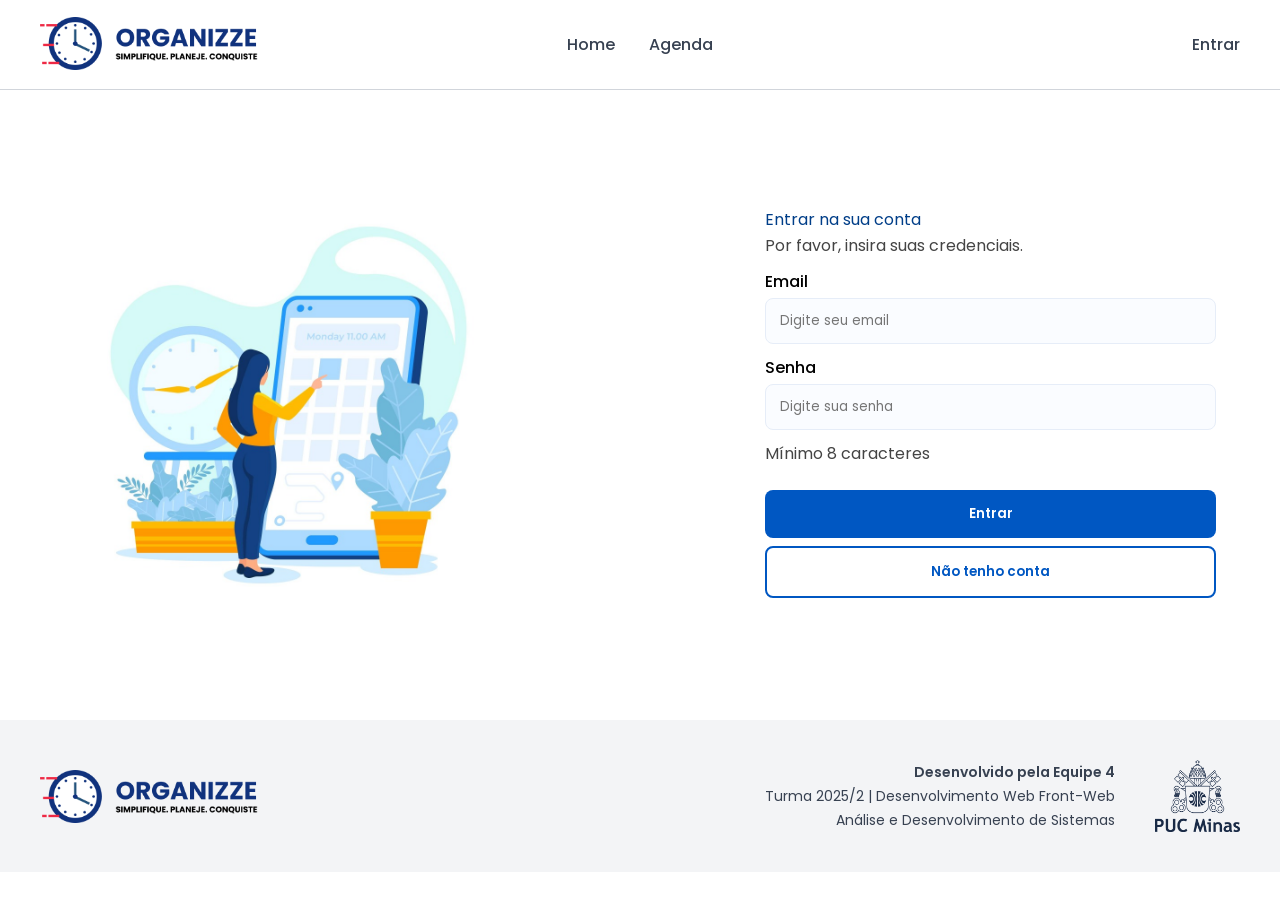
<file: codigo-fonte/pages/index.html>
<!DOCTYPE html>
<html lang="pt-BR">

<head>
  <meta charset="UTF-8">
  <meta name="viewport" content="width=device-width, initial-scale=1.0">
  <title>Organizee</title>
  <link rel="stylesheet" href="../styles/home.css">
  <link rel="stylesheet" href="https://fonts.googleapis.com/css2?family=Material+Symbols+Rounded" />
</head>

<body>

  <header-custom></header-custom>

  <div class="home ">
    <div class="frame ">

      <div class="espaçamento1 ">
        <div class="visualizaçao">visualização do calendário</div>
        <div class="subtitulo">Aqui você pode visualizar todos os eventos do mês selecionado</div>
        <div class="buttun">
          <div class="visualizarevent" onclick="window.location.href = './agenda.html'">
            <p class="fontevisualizar">Visualizar Eventos</p>
          </div>
          <div class="adicionarevent">
            <p class="fonteadicionareve">Adicionar Eventos</p>
          </div>
        </div>
      </div>

      <div class="list">
        <div class="max-container" style="display: flex; align-items: center; gap: 60px;">
          <div class="container">
            <p class="eventhoje" id="eventos-hoje">Eventos de Hoje (17/09)</p>
            <p class="lievent">Lista dos eventos agendados para o dia</p>
          </div>
          <div class="list2">

          </div>
        </div>
      </div>

      <div class="list3 " style="display: flex; justify-content: center;">
        <div class="max-container" style="display: flex; flex-direction: column; align-items: center; gap: 60px;">
          <div class="container2">
            <p class="timeradc">Timers adicionados</p>
            <p class="eventadc">Lista dos eventos agendados para o dia.</p>
          </div>
          <div class="ro" id="lista-timers">
          </div>
        </div>
      </div>

    </div>
  </div>
  <footer-custom></footer-custom>


  <script type="module" src="../js/index.js"></script>
  <script type="module" src="./index.js"></script>

</body>


</html>
</file>
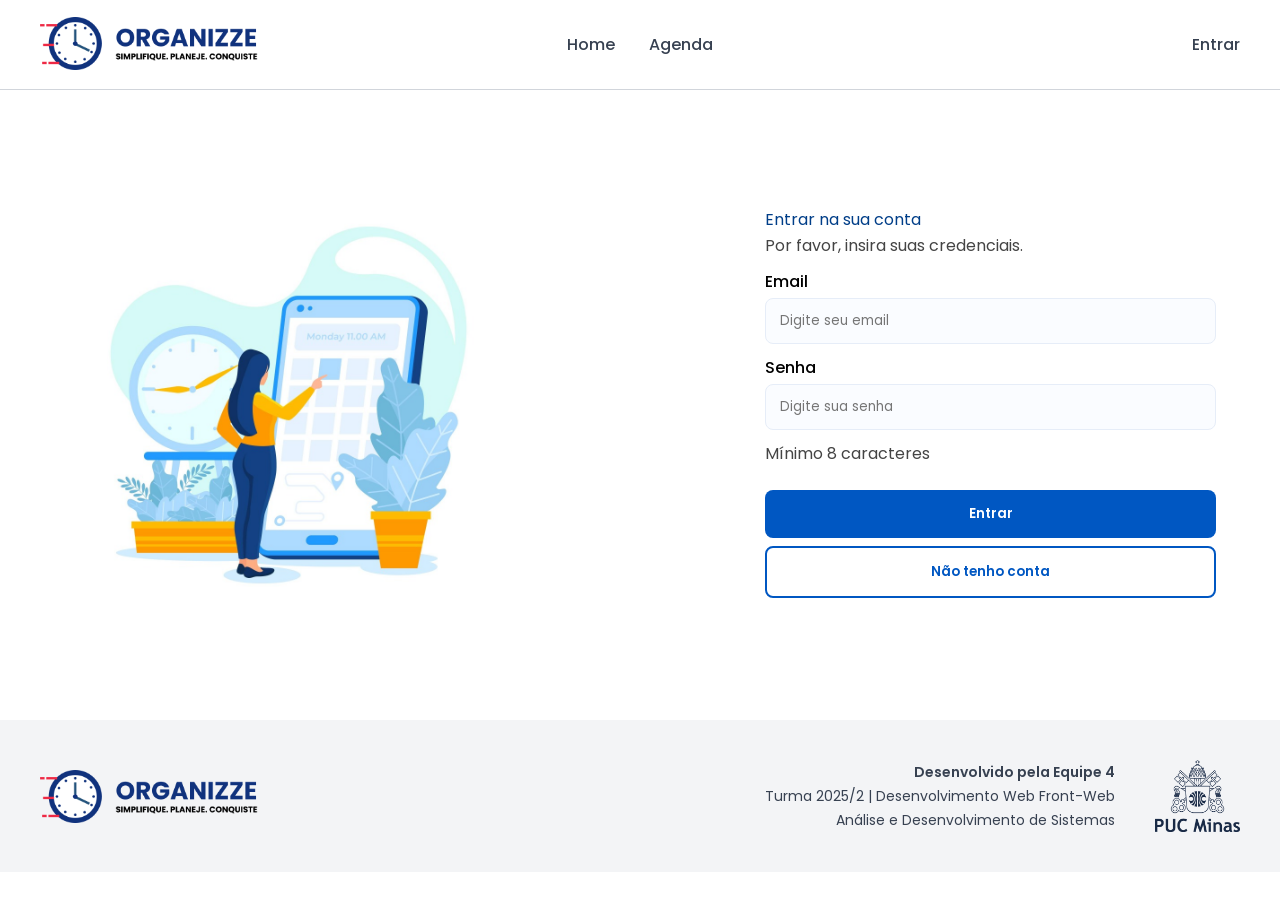
<file: codigo-fonte/pages/agenda.html>
<!DOCTYPE html>
<html lang="pt-BR">

<head>
  <meta charset="UTF-8" />
  <meta name="viewport" content="width=device-width, initial-scale=1.0" />
  <title>Calendário</title>
  <link rel="stylesheet" href="../styles/agenda.css">
</head>

<body>
  <header-custom></header-custom>

  <div style="display: flex; justify-content: center;">
    <div style="display: flex;" class="max-container">
      <div class="container-timers">

        <div style="display: flex; justify-content: space-between; align-items: center;">
          <p style="font-weight: 600;">Timers</p>
          <span
            style="font-weight: 600; font-size: 18px; border-radius: 100%; background-color: var(--blue--600); width: 20px; height: 20px; display: flex; justify-content: center; align-items: center; color: white; cursor: pointer;"
            class="abrirModalAdicionarTimer">
            +
          </span>
        </div>

        <div id="list-timers">

        </div>
      </div>
      <calendario-custom></calendario-custom>
    </div>
  </div>

  <footer-custom></footer-custom>

  <script type="module" src="../js/index.js"></script>

  <script type="module">
    import { abrirModalAdicionarTimer } from "../components/modal/js/modalAdicionarTimer.js";
    import { appStore } from "../js/store/app-store.js";
    import { TIMERS_STATE_UPDATED } from "../js/store/types/timers.types.js";



    document
      .querySelector(".abrirModalAdicionarTimer")
      .addEventListener("click", () => {
        abrirModalAdicionarTimer();
      });

    const renderTimers = (timers) => {
      const listTimers = document.getElementById("list-timers");

      listTimers.innerHTML = "";

      timers.map((timer) => {
        return listTimers.insertAdjacentHTML(
          "beforeend",
          `<timer-custom idTimer="${timer.id}"></timer-custom>`
        );
      });
    };

    appStore.subscribe(TIMERS_STATE_UPDATED, (_event, state) => {
      renderTimers(state.timers);
    });

    appStore.subscribe("STATE_RESTORED", (_event, state) => {
      if (!state.auth) {
        window.location.href = "./login.html";
        return;
      }

      renderTimers(state.timers);
    });
  </script>
</body>

</html>
</file>
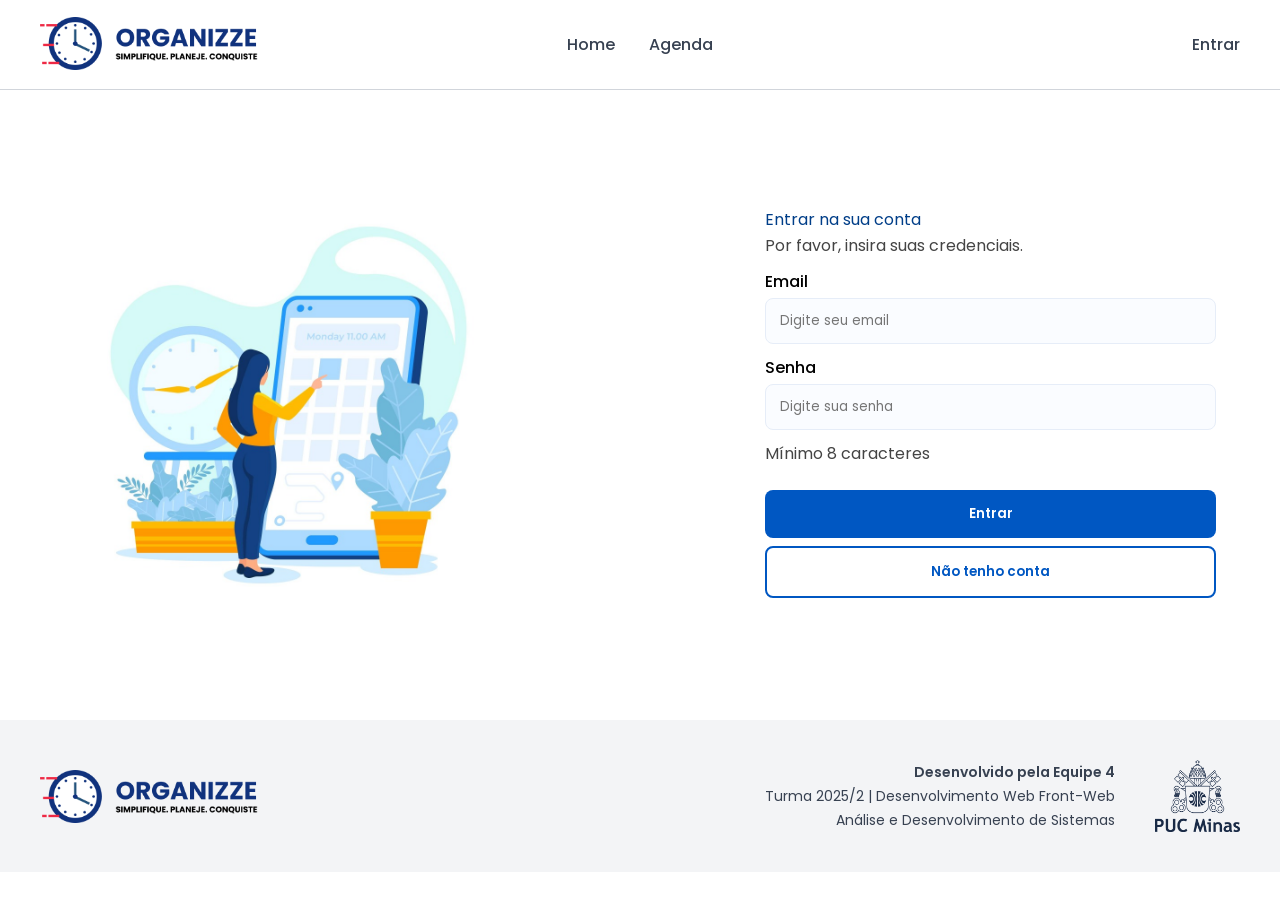
<file: codigo-fonte/pages/login.html>
<!DOCTYPE html>
<html lang="pt-BR">

<head>
  <meta charset="UTF-8">
  <meta name="viewport" content="width=device-width, initial-scale=1.0">
  <title>Organizze - Login</title>
  <link rel="stylesheet" href="../styles/login.css">
</head>

<body>

  <header-custom></header-custom>

  <main class="login-container">
    <section class="login-image">
      <img src="../assets/img/ilustracao.jpeg" alt="Ilustração de login">
    </section>

    <section class="login-form">
      <h2>Entrar na sua conta</h2>
      <p>Por favor, insira suas credenciais.</p>


      <form id="formLogin">
        <label for="email">Email</label>
        <input id="email" type="email" placeholder="Digite seu email">

        <label for="senha">Senha</label>
        <input id="senha" type="password" placeholder="Digite sua senha">

        <p class="senha-info">Mínimo 8 caracteres</p>

        <button type="submit" class="btn-login">Entrar</button>
        <button type="button" id="btnConta" class="btn-register" onclick="window.location.href='./registrar.html'">Não
          tenho conta</button>
      </form>
    </section>
  </main>

  <footer-custom> </footer-custom>

  <script type="module" src="../js/index.js"></script>
  <script type="module" src="./login.js"></script>

</body>

</html>
</file>
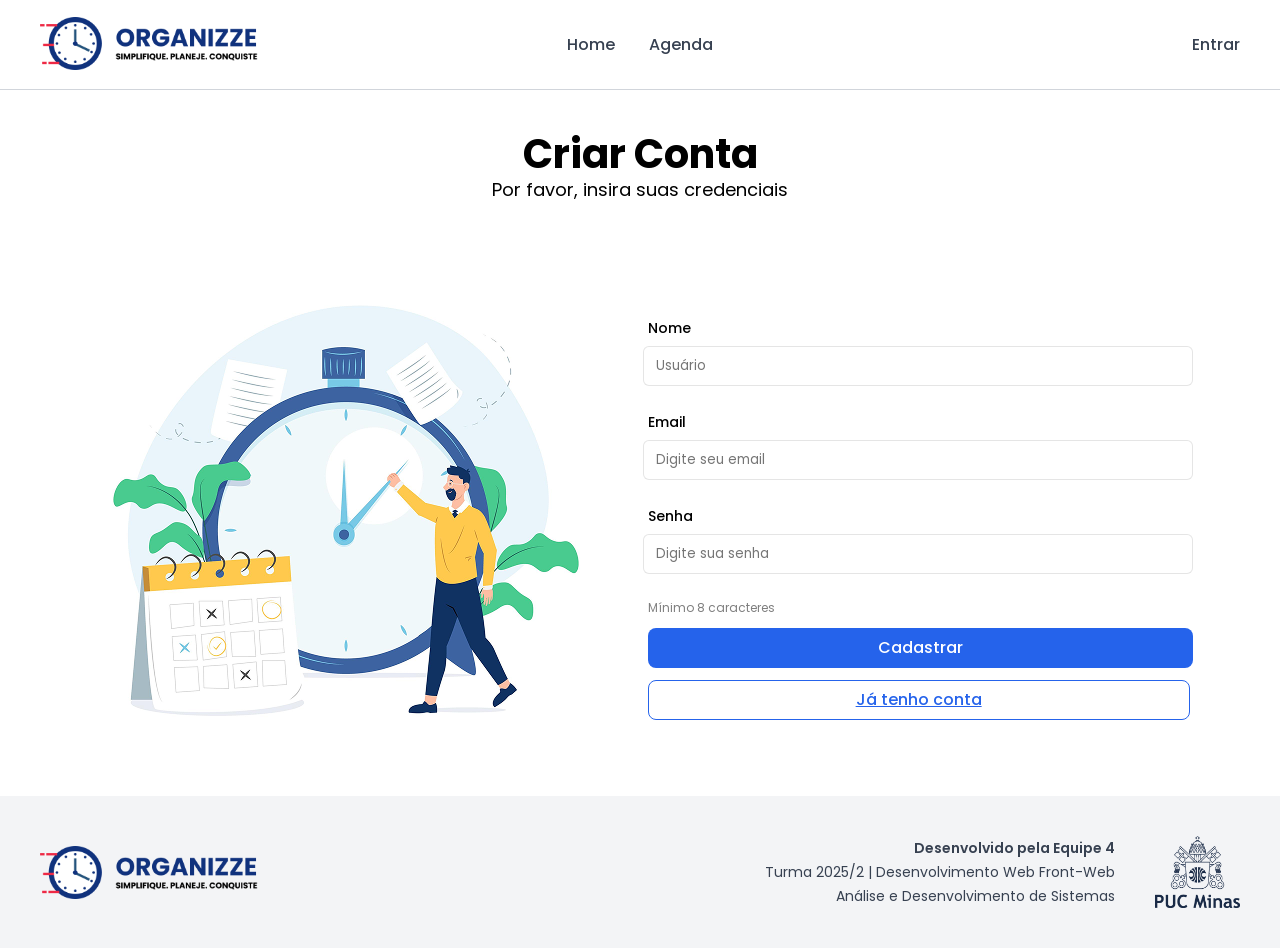
<file: codigo-fonte/pages/registrar.html>
<!DOCTYPE html>
<html lang="en">

<head>
    <meta charset="UTF-8">
    <meta name="viewport" content="width=device-width, initial-scale=1.0">
    <link rel="stylesheet" href="../styles/register.css">
    <title>TelaCadastro</title>

</head>

<body>
    <header-custom></header-custom>

    <div style="padding: 40px 0px;">
        <h2 class="title">Criar Conta
        </h2>
        <h3 class="title">Por favor, insira suas credenciais
        </h3>
    </div>

    <div style="display: flex; justify-content: center;">
        <div class="container2 max-container">
            <div class="lateral-image">
                <img src="../assets/img/organizze.png" alt="">
            </div>

            <form id="form" action="">
                <label for="usuario">Nome</label>
                <div class="input">
                    <input id="usuario" name="usuario" placeholder="Usuário" type="text">
                </div>
                <label for="email">Email</label>
                <div class="input">
                    <input id="email" name="email" placeholder="Digite seu email" type="text">
                </div>
                <label for="senha">Senha</label>
                <div class="input">
                    <input id="senha" name="senha" placeholder="Digite sua senha" type="password">
                </div>
                <h4 class="text"> Mínimo 8 caracteres

                </h4>
                <div id="btn">
                    <button type="submit" onclick="sucesso()">Cadastrar</button>

                </div>
                <a class="ja-tenho-conta-button" href="./login.html">Já tenho conta</a>
            </form>
        </div>
    </div>

    <footer-custom></footer-custom>


    <script type="module" src="../js/index.js"></script>
    <script type="module" src="./registrar.js"></script>
</body>

</html>
</file>
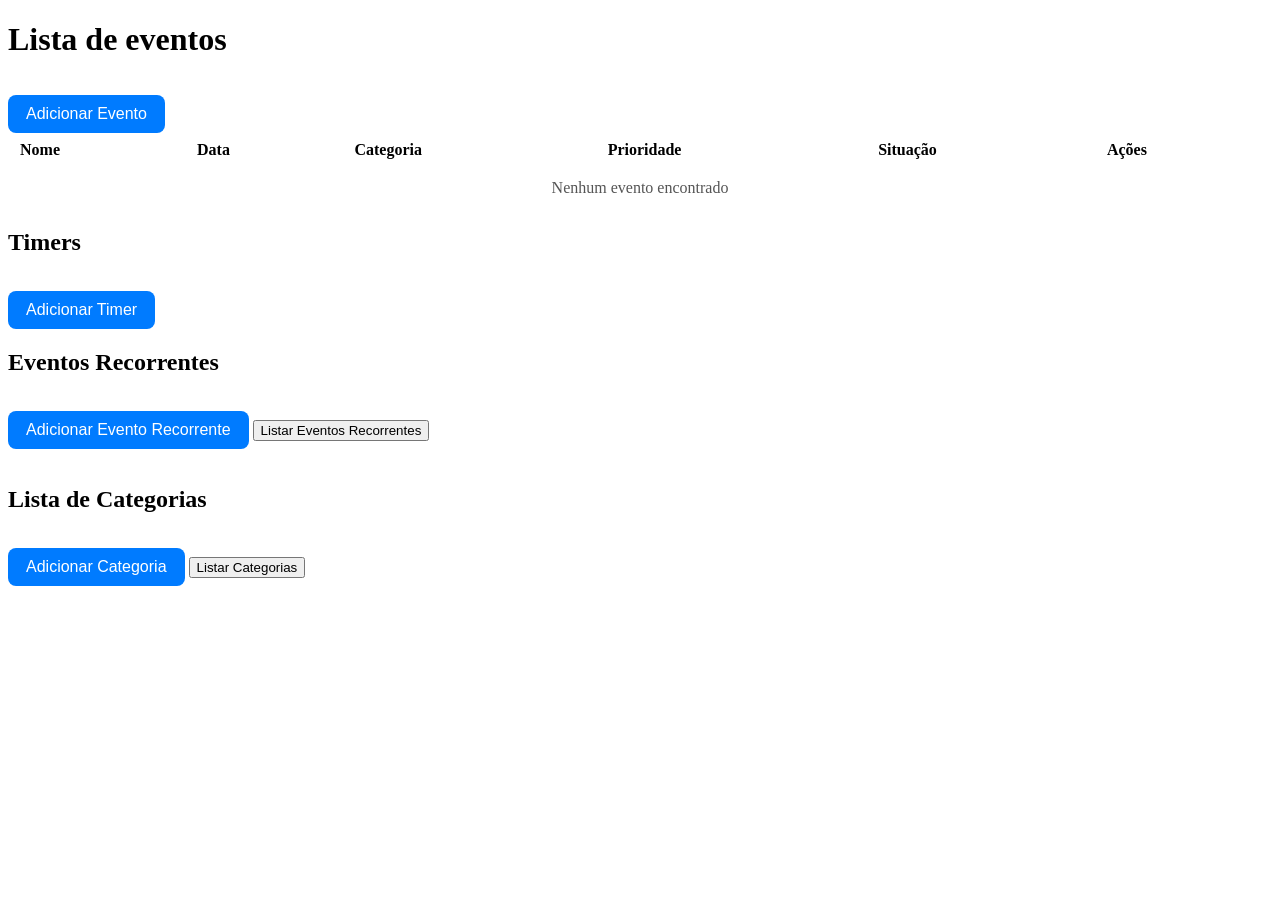
<file: codigo-fonte/components/modal/js/teste.html>
<!DOCTYPE html>
<html lang="pt-br">
<head>
    <meta charset="UTF-8">
    <meta name="viewport" content="width=device-width, initial-scale=1.0">
    <title>Document</title>
    <link rel="stylesheet" href="../css/modal.css">
</head>
<body>
    
    <h1>Lista de eventos</h1>
    <button id="abrirModalAdicionar">Adicionar Evento</button>
    <div id="listaEventos">
        <table>
            <thead>
            <tr>
                <th>Nome</th>
                <th>Data</th>
                <th>Categoria</th>
                <th>Prioridade</th>
                <th>Situação</th>
                <th>Ações</th>
            </tr>
            </thead>
            <tbody id="corpoTabela">
            
            </tbody>
        </table>
    </div>

    
    <h2>Timers</h2>
    <button id="abrirModalAdicionarTimer">Adicionar Timer</button>
    <div id="corpoTabelaTimers"></div>

    <h2>Eventos Recorrentes</h2>
    <button id="abrirModalAddEventoRecorrente">Adicionar Evento Recorrente</button>
    <button id="abrirModalListarEventoRecorrente">Listar Eventos Recorrentes</button>
    <br><br>

    <h2>Lista de Categorias</h2>
    <button id="abrirModalAdicionarCategoria">Adicionar Categoria</button>
    <button id="abrirModalListarCategorias">Listar Categorias</button>
    <div id="corpoTabelaCategoria"></div>



    
    
    

    <script type="module" src="main.js" defer></script>


</body>
</html>
</file>
<file: codigo-fonte/styles/home.css>
@import url("index.css");
@import url("header.css");
@import url("footer.css");
@import "../components/modal/css/modal.css";
@import "./timer.css";

* {
  margin: 0;
  padding: 0;
  box-sizing: border-box;
}
.home {
  display: flex;
  width: 100%;
  flex-direction: column;
  align-items: center;
}
.frame {
  display: flex;
  flex-direction: column;
  align-items: flex-start;
  align-self: stretch;
}

.espaçamento1 {
  display: flex;
  flex-direction: column;
  padding: 60px;
  justify-content: center;
  align-items: center;
  gap: 60px;
  align-self: stretch;
}
.visualizaçao {
  color: #000;
  text-align: center;
  font-family: Poppins;
  font-size: 40px;
  font-style: normal;
  font-weight: 700;
  line-height: 48px; /* 120% */
}
.subtitulo {
  color: #000;
  text-align: center;
  font-family: Poppins;
  font-size: 18px;
  font-style: normal;
  font-weight: 400;
  line-height: 24px; /* 133.333% */
}
.buttun {
  display: flex;
  align-items: flex-start;
  gap: 12px;
}
.visualizarevent {
  display: flex;
  width: 240px;
  padding: 12px;
  flex-direction: column;
  justify-content: center;
  align-items: center;
  border-radius: 8px;
  border: 1px solid var(--blue-600, #2563eb);
}
.fontevisualizar {
  color: var(--blue-600, #2563eb);
  font-family: Roboto;
  font-size: 16px;
  font-style: normal;
  font-weight: 500;
  line-height: 24px; /* 150% */
}
.adicionarevent {
  display: flex;
  width: 240px;
  padding: 12px;
  flex-direction: column;
  justify-content: center;
  align-items: center;
  border-radius: 8px;
  background: var(--blue-600, #2563eb);
}
.fonteadicionareve {
  color: #fff;
  font-family: Roboto;
  font-size: 16px;
  font-style: normal;
  font-weight: 500;
  line-height: 24px; /* 150% */
}

.list {
  display: flex;
  flex-direction: row;
  padding: 60px;
  justify-content: center;
  align-items: center;
  gap: 60px;
  align-self: stretch;
  background: var(--gray-100, #f3f4f6);
  width: 100%;
}
.container {
  display: flex;
  flex-direction: column;
  align-items: flex-start;
  gap: 24px;
  flex: 1 0 0;
}
.eventhoje {
  align-self: stretch;
  color: #000;
  font-family: Poppins;
  font-size: 40px;
  font-style: normal;
  font-weight: 700;
  line-height: 48px; /* 120% */
}
.lievent {
  align-self: stretch;
  color: #000;
  font-family: Poppins;
  font-size: 18px;
  font-style: normal;
  font-weight: 400;
  line-height: 24px; /* 133.333% */
}
.list2 {
  display: grid;
  grid-template-columns: 1fr 1fr;
  gap: 40px;
  flex: 1 0 0;
}
.itemR1 {
  display: flex;
  padding: 12px 0;
  flex-direction: column;
  justify-content: center;
  align-items: center;
  gap: 20px;
  flex: 1 0 0;
}
.frame1 {
  display: flex;
  width: 100px;
  height: 100px;
  justify-content: center;
  align-items: center;
  aspect-ratio: 1/1;
  border-radius: 50px;
  background: rgba(0, 0, 0, 0.05);
}
.icon1 {
  display: flex;
  width: 100px;
  flex-direction: column;
  justify-content: center;
  flex-shrink: 0;
  align-self: stretch;
  aspect-ratio: 1/1;
  overflow: hidden;
  color: #000;
  text-align: center;
  text-overflow: ellipsis;
  white-space: nowrap;
  font-family: Poppins;
  font-size: 62.5px;
  font-style: normal;
  font-weight: 400;
  line-height: 100px; /* 160% */
}
.festa {
  align-self: stretch;
  color: #000;
  text-align: center;
  font-family: Poppins;
  font-size: 20px;
  font-style: normal;
  font-weight: 400;
  line-height: 28px; /* 140% */
}
.quinze {
  align-self: stretch;
  color: #000;
  text-align: center;
  font-family: Poppins;
  font-size: 28px;
  font-style: normal;
  font-weight: 500;
  line-height: 36px; /* 128.571% */
}
.itemR2 {
  display: flex;
  padding: 12px 0;
  flex-direction: column;
  justify-content: center;
  align-items: center;
  gap: 20px;
  flex: 1 0 0;
}
.frame2 {
  display: flex;
  width: 100px;
  height: 100px;
  justify-content: center;
  align-items: center;
  aspect-ratio: 1/1;
  border-radius: 50px;
  background: rgba(0, 0, 0, 0.05);
}
.icon2 {
  display: flex;
  width: 100px;
  flex-direction: column;
  justify-content: center;
  flex-shrink: 0;
  align-self: stretch;
  aspect-ratio: 1/1;
  overflow: hidden;
  color: #000;
  text-align: center;
  text-overflow: ellipsis;
  white-space: nowrap;
  font-family: Poppins;
  font-size: 62.5px;
  font-style: normal;
  font-weight: 400;
  line-height: 100px; /* 160% */
}
.reuniaopro {
  align-self: stretch;
  color: #000;
  text-align: center;
  font-family: Poppins;
  font-size: 20px;
  font-style: normal;
  font-weight: 400;
  line-height: 28px; /* 140% */
}
.dez {
  align-self: stretch;
  color: #000;
  text-align: center;
  font-family: Poppins;
  font-size: 28px;
  font-style: normal;
  font-weight: 500;
  line-height: 36px; /* 128.571% */
}
.itemR3 {
  display: flex;
  padding: 12px 0;
  flex-direction: column;
  justify-content: center;
  align-items: center;
  gap: 20px;
  flex: 1 0 0;
}
.frame3 {
  display: flex;
  width: 100px;
  height: 100px;
  justify-content: center;
  align-items: center;
  aspect-ratio: 1/1;
  border-radius: 50px;
  background: rgba(0, 0, 0, 0.05);
}
.icon3 {
  display: flex;
  width: 100px;
  flex-direction: column;
  justify-content: center;
  flex-shrink: 0;
  align-self: stretch;
  aspect-ratio: 1/1;
  overflow: hidden;
  color: #000;
  text-align: center;
  text-overflow: ellipsis;
  white-space: nowrap;
  font-family: Poppins;
  font-size: 62.5px;
  font-style: normal;
  font-weight: 400;
  line-height: 100px; /* 160% */
}
.webinar {
  align-self: stretch;
  color: #000;
  text-align: center;
  font-family: Poppins;
  font-size: 20px;
  font-style: normal;
  font-weight: 400;
  line-height: 28px; /* 140% */
}
.catorze {
  align-self: stretch;
  color: #000;
  text-align: center;
  font-family: Poppins;
  font-size: 28px;
  font-style: normal;
  font-weight: 500;
  line-height: 36px; /* 128.571% */
}
.row,
.row2 {
  display: unset;
}
.item4 {
  display: flex;
  padding: 12px 0;
  flex-direction: column;
  justify-content: center;
  align-items: center;
  gap: 20px;
  flex: 1 0 0;
}
.frame4 {
  display: flex;
  width: 100px;
  height: 100px;
  justify-content: center;
  align-items: center;
  aspect-ratio: 1/1;
  border-radius: 50px;
  background: rgba(0, 0, 0, 0.05);
}
.icon4 {
  display: flex;
  width: 100px;
  flex-direction: column;
  justify-content: center;
  flex-shrink: 0;
  align-self: stretch;
  aspect-ratio: 1/1;
  overflow: hidden;
  color: #000;
  text-align: center;
  text-overflow: ellipsis;
  white-space: nowrap;
  font-family: Poppins;
  font-size: 62.5px;
  font-style: normal;
  font-weight: 400;
  line-height: 100px; /* 160% */
}
.manutençao {
  align-self: stretch;
  color: #000;
  text-align: center;
  font-family: Poppins;
  font-size: 20px;
  font-style: normal;
  font-weight: 400;
  line-height: 28px; /* 140% */
}
.nove {
  align-self: stretch;
  color: #000;
  text-align: center;
  font-family: Poppins;
  font-size: 28px;
  font-style: normal;
  font-weight: 500;
  line-height: 36px; /* 128.571% */
}
.list3 {
  display: flex;
  padding: 80px 60px;
  flex-direction: column;
  justify-content: center;
  align-items: center;
  gap: 60px;
  align-self: stretch;
}
.container2 {
  display: flex;
  flex-direction: column;
  justify-content: center;
  align-items: center;
  gap: 10px;
}
.timeradc {
  align-self: stretch;
  color: #000;
  font-family: Poppins;
  font-size: 40px;
  font-style: normal;
  font-weight: 700;
  line-height: 48px; /* 120% */
}
.eventadc {
  align-self: stretch;
  color: #000;
  text-align: center;
  font-family: Poppins;
  font-size: 18px;
  font-style: normal;
  font-weight: 400;
  line-height: 24px; /* 133.333% */
}
.ro {
  display: grid;
  right: 191.5px;
  row-gap: 20px;
  column-gap: 20px;
  align-self: stretch;
  grid-template-rows: repeat(1, minmax(0, 1fr));
  grid-template-columns: repeat(5, minmax(0, 1fr));
}
.itemro {
  display: flex;
  padding: 12px 0;
  flex-direction: column;
  justify-content: center;
  align-items: center;
  gap: 20px;
  flex: 1 0 0;
  align-self: stretch;
  grid-row: 1 / span 1;
  grid-column: 1 / span 1;
}
.framero {
  display: flex;
  width: 100px;
  height: 100px;
  justify-content: center;
  align-items: center;
  aspect-ratio: 1/1;
  border-radius: 50px;
  background: var(--blue-100, #dbeafe);
}
.soma {
  display: flex;
  width: 100px;
  flex-direction: column;
  justify-content: center;
  flex-shrink: 0;
  align-self: stretch;
  aspect-ratio: 1/1;
  overflow: hidden;
  color: var(--gray-600, #4b5563);
  text-align: center;
  text-overflow: ellipsis;
  white-space: nowrap;
  font-family: Poppins;
  font-size: 62.5px;
  font-style: normal;
  font-weight: 400;
  line-height: 100px; /* 160% */
}
.adicionartime {
  align-self: stretch;
  color: var(--gray-600, #4b5563);
  text-align: center;
  font-family: Poppins;
  font-size: 28px;
  font-style: normal;
  font-weight: 500;
  line-height: 36px; /* 128.571% */
}
.visualizarevent,
.adicionarevent {
  cursor: pointer;
  transition: transform 0.2s ease, background 0.2s ease;
}
/* Clique (encolhe levemente) */
.visualizarevent:active,
.adicionarevent:active {
  transform: scale(0.92);
}
.material-symbols-rounded {
  font-variation-settings: "FILL" 1, "wght" 500, "GRAD" 0, "opsz" 48;
  font-size: 30px;
  line-height: 1;
  display: flex;
  align-items: center;
  justify-content: center;
}
</file>
<file: codigo-fonte/styles/agenda.css>
@import "./index.css";
@import "./header.css";
@import "./footer.css";
@import "../components/modal/css/modal.css";
@import "./timer.css";

.container-timers {
  display: flex;
  flex-direction: column;
  min-width: 250px;
  width: 250px;
  padding: 20px;
  gap: 20px;
}

calendario-custom {
  display: flex;
  width: 100%;
  flex-direction: column;
}

#dias-semana-calendario {
  display: grid;
  grid-template-columns: repeat(7, 1fr);
}

#view-calendario {
  display: grid;
  grid-template-columns: repeat(7, 1fr);
  border-left: 1px solid var(--gray--200);
  border-top: 1px solid var(--gray--200);
}

#dias-semana-calendario p {
  padding: 10px;
  text-align: center;
  background-color: var(--gray--200);
  margin: 0;
  font-size: 12px;
  font-weight: 500;
}

.calendario-dia-mes-anterior {
  border-right: 1px solid var(--gray--200);
  border-bottom: 1px solid var(--gray--200);
  background-color: var(--gray--100);
  padding: 10px;
  min-height: 80px;
}

calendario-dia-custom {
  border-right: 1px solid var(--gray--200);
  border-bottom: 1px solid var(--gray--200);
  display: flex;
  flex-direction: column;
  justify-content: space-between;
  padding: 10px;
  gap: 20px;
  min-height: 120px;
}

.calendario-btn-add-evento-dia {
  border: none;
  display: flex;
  width: fit-content;
  background: transparent;
  cursor: pointer;
  padding: 0;
  font-size: 14px;
}

calendario-evento-custom > div {
  display: flex;
  justify-content: space-between;
  align-items: center;
}

calendario-evento-custom:hover {
  cursor: pointer;
  text-decoration: underline;
}

.btn-next-month,
.btn-previus-month {
  cursor: pointer;
  font-size: 20px;
}

#list-timers {
  display: flex;
  flex-direction: column;
  gap: 20px;
  max-height: 400px;
}
</file>
<file: codigo-fonte/styles/login.css>
@import url("index.css");
@import url("header.css");
@import url("footer.css");

* {
  margin: 0;
  padding: 0;
  box-sizing: border-box;
  font-family: "Poppins", sans-serif;
}

body {
  background-color: #ffffff;
  color: #000000;
}

/* NAVBAR */

.user a {
  color: #0057c2;
  margin-left: 15px;
  text-decoration: none;
}

/* ÁREA PRINCIPAL */
.login-container {
  display: flex;
  justify-content: center;
  align-items: center;
  padding: 60px 24px;
  min-height: 70vh;
  gap: 60px;
  max-width: 1200px;
  margin: 0 auto;
}

.login-image img {
  width: 740px;
  max-width: 70%;
  display: block;
}

.login-form {
  background: transparent;
  width: 520px;
  max-width: 40%;
  padding: 0;
}

/* Card interno para manter espaçamento consistente com cadastro */
.login-form .card {
  background: #ffffff;
  padding: 40px;
  border-radius: 12px;
  box-shadow: 0 6px 24px rgba(0, 0, 0, 0.06);
}

.login-form h2 {
  margin-bottom: 10px;
  color: #003e88;
}

.login-form p {
  margin-bottom: 20px;
  color: #444;
}

label {
  font-weight: 500;
}

input {
  width: 100%;
  padding: 12px 14px;
  margin-top: 8px;
  margin-bottom: 16px;
  border: 1px solid #e6edf8;
  background: #fafcff;
  border-radius: 8px;
}

.btn-login,
.btn-register {
  width: 100%;
  padding: 14px;
  border-radius: 8px;
  border: none;
  cursor: pointer;
  margin-top: 8px;
  font-weight: 600;
}

.btn-login {
  background-color: #0057c2;
  color: white;
}

.btn-login:hover {
  background-color: #003e88;
}

.btn-register {
  background-color: white;
  border: 2px solid #0057c2;
  color: #0057c2;
}

.btn-register:hover {
  background-color: #0057c2;
  color: white;
}

/* FOOTER COM IMAGEM */
.footer-img img {
  width: 100%;
  margin-top: 40px;
}

/* Responsividade: empilha imagem e formulário em telas menores */
@media (max-width: 980px) {
  .login-container {
    flex-direction: column;
    gap: 24px;
    padding: 32px 16px;
  }

  .login-image img {
    width: 360px;
    max-width: 80%;
    margin: 0 auto;
  }

  .login-form {
    max-width: 100%;
    width: 100%;
  }

  .login-form .card {
    padding: 28px;
  }
}
</file>
<file: codigo-fonte/styles/register.css>
@import url("index.css");
@import url("header.css");
@import url("footer.css");

form {
  display: flex;
  flex-direction: column;
  justify-content: center;
  align-items: flex-start;
  gap: 12px;
  flex: 1 0 0;
  animation: iniciar 1.6s ease-out;
  pointer-events: all;
}

h2 {
  color: #000;

  text-align: center;
  font-family: Poppins;
  font-size: 40px;
  font-style: normal;
  font-weight: 700;
  line-height: 48px; /* 120% */
}
input {
  padding-top: 100%;
  min-width: 550px;
  border-radius: 6px;
  border: 1px solid #0000008e;
  padding: 5px;
  margin: 0px 0px 10px -5px;
  min-height: 40px;
}
.input input {
  font-family: "Poppins", sans-serif;
  transform: translateY(-10%);
  color: rgb(43, 11, 11);
}
#btn {
  width: 100%;
}
#btn button {
  font-family: Poppins;
  font-size: 16px;
  font-style: normal;
  font-weight: 500;
  line-height: 24px; /* 150% */
  height: 40px;
  width: 100%;
  border: 100px;
  color: #fff;
  display: flex;
  padding: 12px;
  flex-direction: column;
  justify-content: center;
  align-items: center;
  align-self: stretch;
  border-radius: 8px;
  background: var(--blue-600, #2563eb);
  outline: none;
  cursor: pointer;
}
@keyframes iniciar {
  0% {
    top: -20%;
    opacity: 0;
    pointer-events: none;
  }
  100% {
    top: 50%;
    opacity: 100%;
    pointer-events: all;
  }
}

.ja-tenho-conta-button {
  width: 99.5%;
  color: var(--blue-600, #2563eb);
  font-family: Poppins;
  font-size: 16px;
  font-style: normal;
  font-weight: 500;
  height: 40px;
  line-height: 24px; /* 150% */
  display: flex;
  padding: 1px;
  flex-direction: column;
  justify-content: center;
  align-items: center;
  align-self: stretch;
  border-radius: 8px;
  border: 1px solid var(--blue-600, #2563eb);
  outline: none;
  cursor: pointer;
  background: #ffffff;
}
h3 {
  color: #000;

  text-align: center;
  font-family: Poppins;
  font-size: 18px;
  font-style: normal;
  font-weight: 400;
  line-height: 24px; /* 133.333% */
}
h4 {
  color: rgba(0, 0, 0, 0.5);

  font-family: Poppins;
  font-size: 12px;
  font-style: normal;
  font-weight: 400;
  line-height: 16px; /* 133.333% */
}

nav ul li {
  list-style: none;
  display: inline-block;
}
nav ul li a {
  text-decoration: none;
  color: #000;
  font-size: 18px;
  padding: 0 10px;
  text-transform: capitalize;
}

.logo-image img {
  width: 50px;
  height: auto;
}
.container2 {
  display: flex;
  padding: 60px 170px;
  justify-content: center;
  align-items: center;
  gap: 60px;
  align-self: stretch;
}
.lateral-image {
  width: 500px;
  height: 434px;
  aspect-ratio: 250/217;
}

label {
  color: #000;

  font-family: Poppins;
  font-size: 14px;
  font-style: normal;
  font-weight: 500;
  line-height: 20px; /* 142.857% */
}
input {
  display: flex;
  height: 15px;
  padding: 8px 12px;
  align-items: center;
  gap: 4px;
  align-self: stretch;
  border-radius: 6px;
  border: 1px solid rgba(0, 0, 0, 0.1);

  background: #fff;
}
</file>
<file: codigo-fonte/components/modal/css/modal.css>
#abrirModalAdicionar, #abrirModalAdicionarTimer, #abrirModalAddEventoRecorrente, #abrirModalAdicionarCategoria {
  background-color: #007bff;
  color: white;
  border: none;
  padding: 10px 18px;
  border-radius: 8px;
  font-size: 16px;
  cursor: pointer;
  margin-top: 15px;
}
#abrirModalAdicionar:hover { background-color: #005fcc; }

.modal {
  position: fixed;
  top:0; left:0;
  width:100%; height:100%;
  background: rgba(0,0,0,0.6);
  display: none;
  justify-content: center;
  align-items: center;
  z-index: 1000;
}
.modal.ativo { display: flex; }

.modal-content {
  background:#ffffff;
  border-radius:12px;
  padding: 20px;
  width: 400px;
  max-width: 90%;
  display: flex;
  flex-direction: column;
  gap: 10px;
}

.listaEventos {
  background: #d8dedf;
  padding: 10px;
  border-radius: 12px;
  box-shadow: 0 3px 8px rgba(0, 0, 0, 0.15);
  margin: 10px auto;
  font-family: "Segoe UI", sans-serif;
  max-width: 900px;
  width: 100%;
  overflow-x: auto; /* garante que a tabela não vaze */
  box-sizing: border-box;
}

table {
  width: 100%;
  border-collapse: collapse;
  table-layout: auto;
}

th, td {
  padding: 8px 12px;
  text-align: left;
  vertical-align: middle;
}

tbody tr:nth-child(even) {
  background-color: #f8f9fc;
}

tbody tr:hover {
  background-color: #e8f0fe;
}

.editarEvento, .editarTimer{
  background-color: #2a6df4;
  border: none;
  border-radius: 6px;
  color: #fff;
  font-size: 14px;
  padding: 6px 12px;
  cursor: pointer;
  display: inline-block;
}

.editarEvento:hover {
  background-color: #1d4ed8;
}

.cardTimer {
  max-width: 300px;
  display: grid;
  border: 1px solid #dcdcdc;
  border-radius: 6px;
  padding: 15px;
  margin-bottom: 10px;
  background: #f9f9f9;
}

.card-timer-topo {
  font-size: 16px;
  margin-bottom: 8px;
}

.card-timer-info {
  display: flex;
  align-items: center;
  margin-bottom: 15px;
}

.btnPlayPause {
  margin-bottom: 25px;
  cursor: pointer;
}

.dias-semana {
  display: flex;
  gap: 8px;
  margin: 10px 0;
}

.dia-btn {
  display: flex;
  align-items: center;
  justify-content: center;
  width: 50px;
  height: 30px;
  background: #e5e7eb;
  border-radius: 6px;
  cursor: pointer;
  transition: 0.2s; 
  user-select: none;
  margin: 0 auto;
  overflow-x: auto; /* garante que a tabela não vaze */
  box-sizing: border-box;
}

.dia-btn input {
  display: none;
}

.dia-btn:hover {
  background: #d1d5db;
}

.dia-btn span {
  font-size: 14px;
  color: #333;
}

.dia-btn input:checked + span {
  background-color: #2a6df4;
  color: white;
  border-radius: 6px;
  box-sizing: border-box;
}

.modal-header { display:flex; justify-content:space-between; align-items:center; }
.modal-body label { font-weight:bold; }
.modal-body input, .modal-body select { width:100%; padding:6px; border-radius:6px; border:1px solid #ccc; margin-bottom:8px; box-sizing: border-box; }
.modal-footer { display:flex; justify-content:flex-end; gap:10px; }
.modal-footer button { padding:6px 12px; border:none; border-radius:6px; cursor:pointer; }
.btn-azul { background-color:#007bff; color:white; }
.btn-cinza { background-color:#ccc; }
.fechar { background:none; border:none; font-size:20px; cursor:pointer; }
</file>
